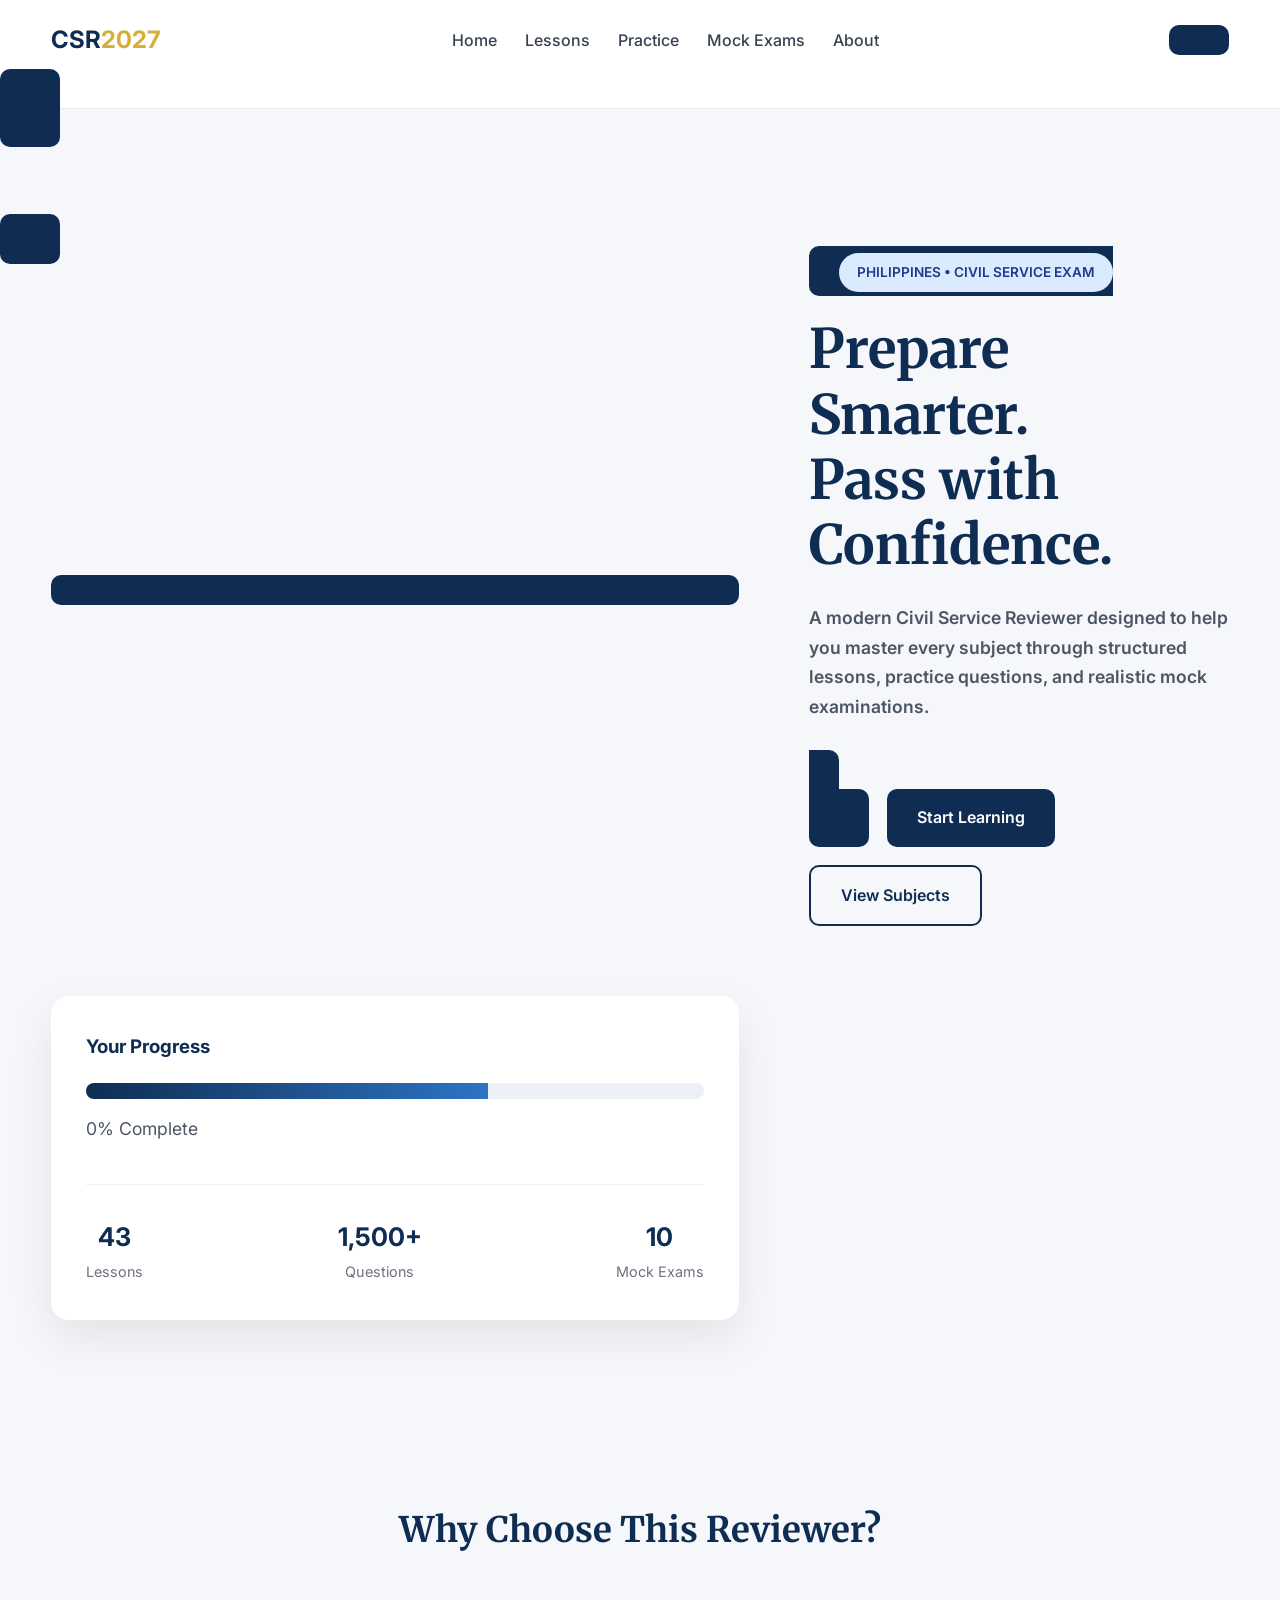
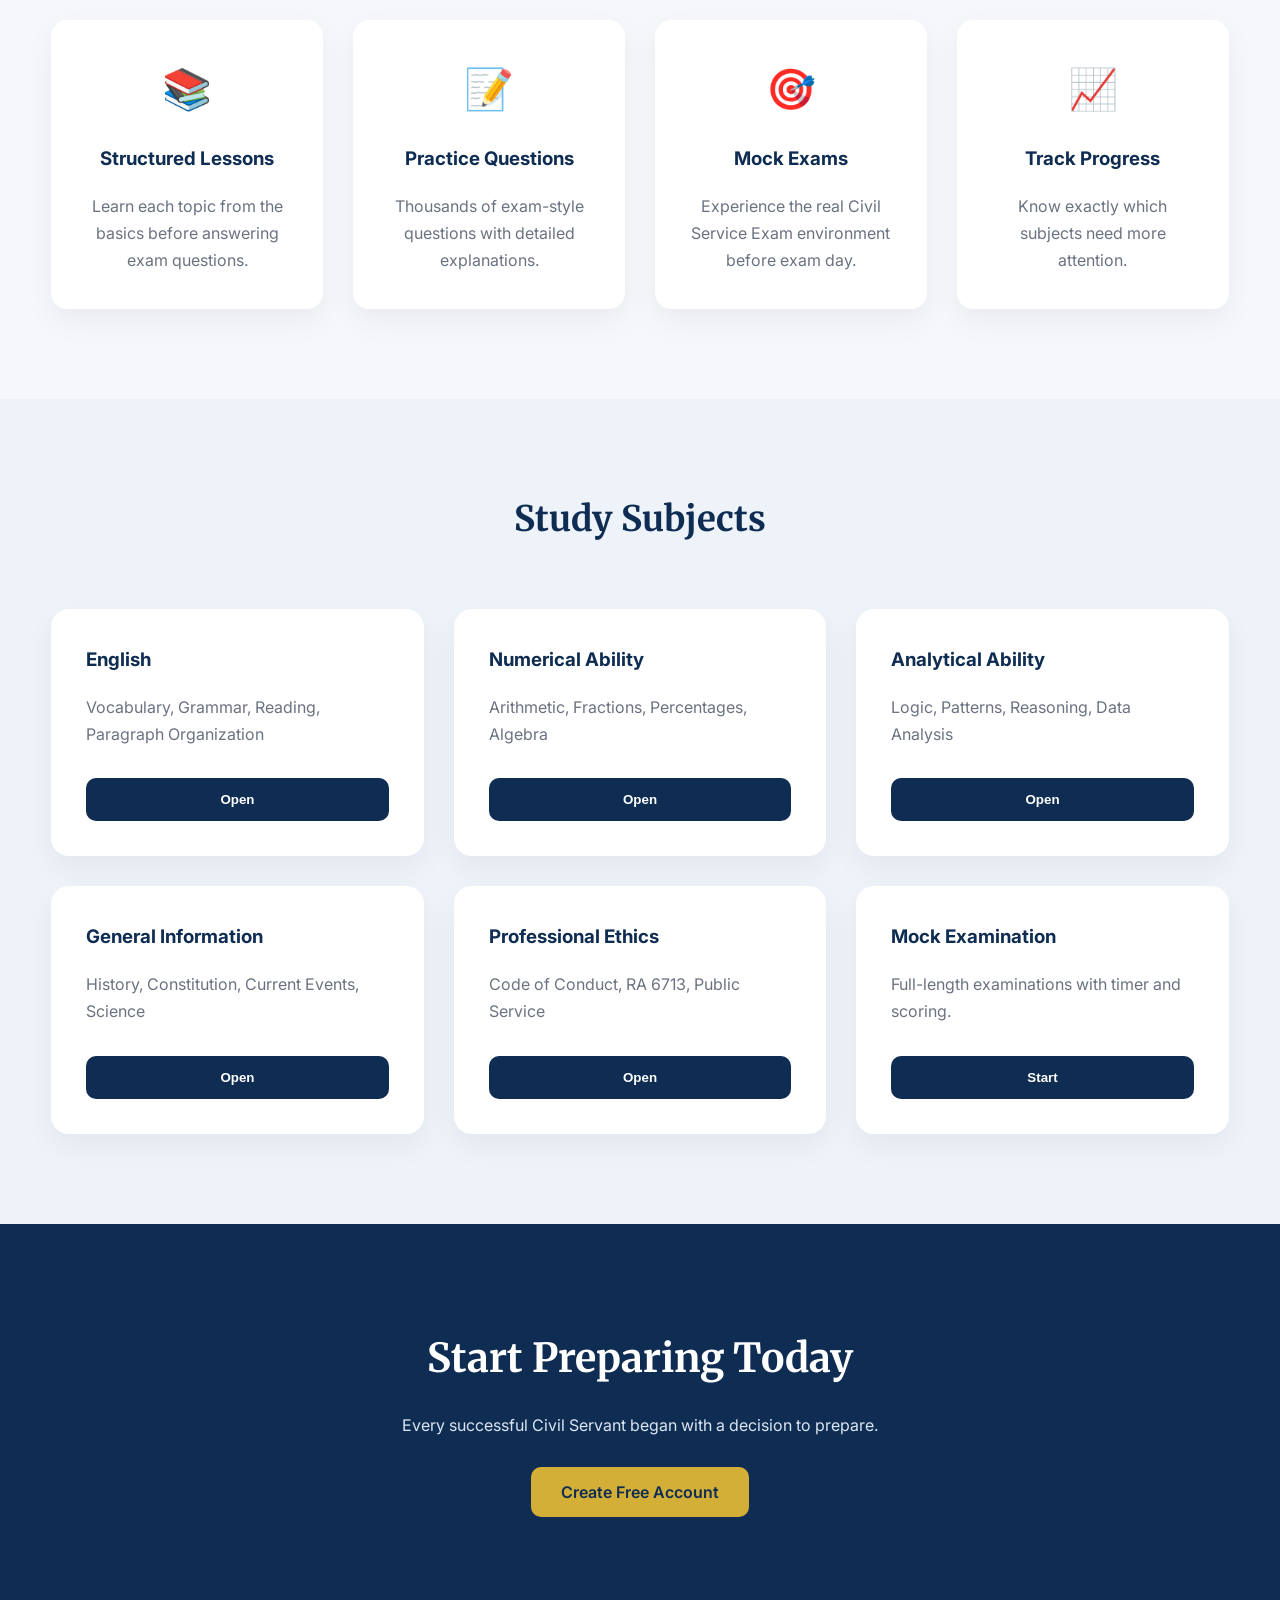
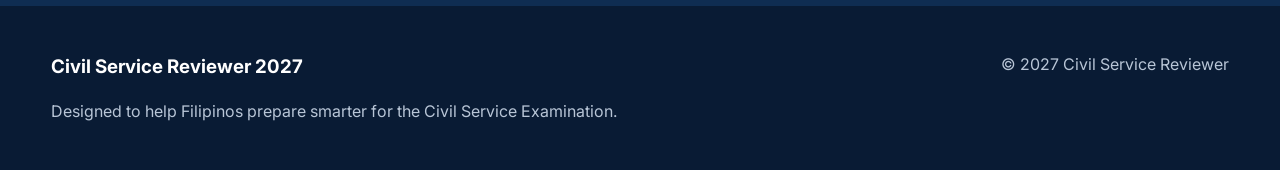
<file: index.html>
<!DOCTYPE html>
<html lang="en">
<head>

<meta charset="UTF-8">
<meta name="viewport" content="width=device-width, initial-scale=1.0">

<title>Civil Service Reviewer 2027</title>

<link rel="preconnect" href="https://fonts.googleapis.com">
<link rel="preconnect" href="https://fonts.gstatic.com" crossorigin>

<link href="https://fonts.googleapis.com/css2?family=Inter:wght@300;400;500;600;700&family=Merriweather:wght@700&display=swap" rel="stylesheet">

<link rel="stylesheet" href="css/style.css">

</head>

<body>

<header>

<div class="container nav">

<div class="logo">

CSR<span>2027</span>

</div>

<nav>

<a href="#">Home</a>
<a href="#">Lessons</a>
<a href="#">Practice</a>
<a href="#">Mock Exams</a>
<a href="#">About</a>

</nav>

<a href="lessons.html" class="primary-btn">

</div>

</header>

<section class="hero">

<div class="container hero-grid">

<div class="hero-left">

<div class="badge">

PHILIPPINES • CIVIL SERVICE EXAM

</div>

<h1>

Prepare Smarter.<br>
Pass with Confidence.

</h1>

<p>

A modern Civil Service Reviewer designed to help
you master every subject through structured lessons,
practice questions, and realistic mock examinations.

</p>

<div class="hero-buttons">

<a href="#" class="primary-btn">

Start Learning

</a>

<a href="#" class="secondary-btn">

View Subjects

</a>

</div>

</div>

<div class="hero-right">

<div class="hero-card">

<h3>Your Progress</h3>

<div class="progress">

<div class="progress-fill"></div>

</div>

<p>

0% Complete

</p>

<hr>

<div class="stats">

<div>

<strong>43</strong>

<span>Lessons</span>

</div>

<div>

<strong>1,500+</strong>

<span>Questions</span>

</div>

<div>

<strong>10</strong>

<span>Mock Exams</span>

</div>

</div>

</div>

</div>

</div>

</section>

<section class="features">

<div class="container">

<h2>

Why Choose This Reviewer?

</h2>

<div class="cards">

<div class="card">

<div class="icon">

📚

</div>

<h3>

Structured Lessons

</h3>

<p>

Learn each topic from the basics before answering
exam questions.

</p>

</div>

<div class="card">

<div class="icon">

📝

</div>

<h3>

Practice Questions

</h3>

<p>

Thousands of exam-style questions with detailed
explanations.

</p>

</div>

<div class="card">

<div class="icon">

🎯

</div>

<h3>

Mock Exams

</h3>

<p>

Experience the real Civil Service Exam environment
before exam day.

</p>

</div>

<div class="card">

<div class="icon">

📈

</div>

<h3>

Track Progress

</h3>

<p>

Know exactly which subjects need more attention.

</p>

</div>

</div>

</div>

</section>

<section class="subjects">

<div class="container">

<h2>

Study Subjects

</h2>

<div class="subject-grid">

<div class="subject-card">

<h3>English</h3>

<p>

Vocabulary, Grammar, Reading,
Paragraph Organization

</p>

<button>

Open

</button>

</div>

<div class="subject-card">

<h3>Numerical Ability</h3>

<p>

Arithmetic, Fractions,
Percentages, Algebra

</p>

<button>

Open

</button>

</div>

<div class="subject-card">

<h3>Analytical Ability</h3>

<p>

Logic, Patterns,
Reasoning, Data Analysis

</p>

<button>

Open

</button>

</div>

<div class="subject-card">

<h3>General Information</h3>

<p>

History, Constitution,
Current Events, Science

</p>

<button>

Open

</button>

</div>

<div class="subject-card">

<h3>Professional Ethics</h3>

<p>

Code of Conduct,
RA 6713,
Public Service

</p>

<button>

Open

</button>

</div>

<div class="subject-card">

<h3>Mock Examination</h3>

<p>

Full-length examinations with
timer and scoring.

</p>

<button>

Start

</button>

</div>

</div>

</div>

</section>

<section class="cta">

<div class="container">

<h2>

Start Preparing Today

</h2>

<p>

Every successful Civil Servant began with a decision
to prepare.

</p>

<a href="#" class="primary-btn">

Create Free Account

</a>

</div>

</section>

<footer>

<div class="container footer">

<div>

<h3>

Civil Service Reviewer 2027

</h3>

<p>

Designed to help Filipinos prepare smarter for the
Civil Service Examination.

</p>

</div>

<div>

<p>

© 2027 Civil Service Reviewer

</p>

</div>

</div>

</footer>

<script src="js/app.js"></script>

</body>

</html>
</file>
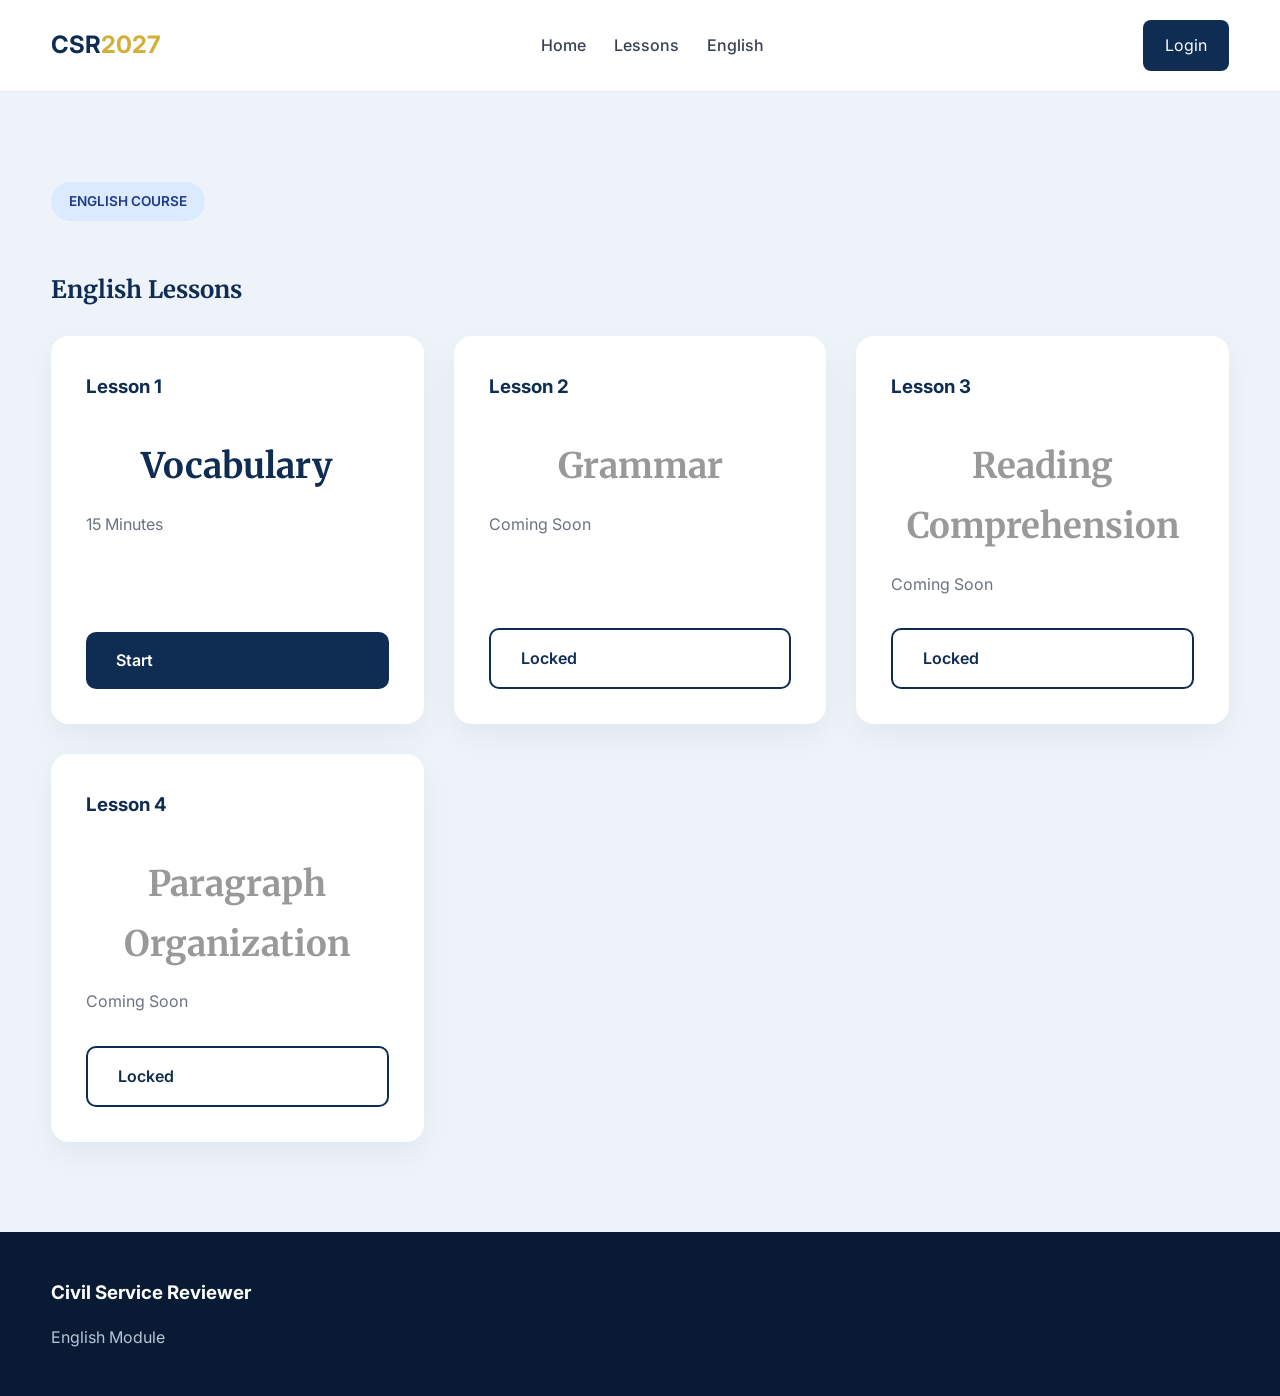
<file: lessons/english/index.html>
<!DOCTYPE html>
<html lang="en">

<head>

<meta charset="UTF-8">
<meta name="viewport" content="width=device-width, initial-scale=1.0">

<title>English Course</title>

<link rel="preconnect" href="https://fonts.googleapis.com">
<link rel="preconnect" href="https://fonts.gstatic.com" crossorigin>

<link href="https://fonts.googleapis.com/css2?family=Inter:wght@300;400;500;600;700&family=Merriweather:wght@700&display=swap" rel="stylesheet">

<link rel="stylesheet" href="../../css/style.css">

</head>

<body>

<header>

<div class="container nav">

<div class="logo">
CSR<span>2027</span>
</div>

<nav>

<a href="../../index.html">Home</a>
<a href="../../lessons.html">Lessons</a>
<a href="index.html">English</a>

</nav>

<a href="#" class="login-btn">Login</a>

</div>

</header>

<section class="subjects">

<div class="container">

<div class="badge">

ENGLISH COURSE

</div>

<h1 style="font-family:Merriweather,serif;color:#0F2D52;margin:25px 0;">

English Lessons

</h1>

<div class="subject-grid">

<div class="subject-card">

<h3>Lesson 1</h3>

<h2 style="margin:15px 0;color:#0F2D52;">

Vocabulary

</h2>

<p>

15 Minutes

</p>

<a class="primary-btn" href="vocabulary.html">

Start

</a>

</div>

<div class="subject-card">

<h3>Lesson 2</h3>

<h2 style="margin:15px 0;color:#999;">

Grammar

</h2>

<p>

Coming Soon

</p>

<a class="secondary-btn" href="#">

Locked

</a>

</div>

<div class="subject-card">

<h3>Lesson 3</h3>

<h2 style="margin:15px 0;color:#999;">

Reading Comprehension

</h2>

<p>

Coming Soon

</p>

<a class="secondary-btn" href="#">

Locked

</a>

</div>

<div class="subject-card">

<h3>Lesson 4</h3>

<h2 style="margin:15px 0;color:#999;">

Paragraph Organization

</h2>

<p>

Coming Soon

</p>

<a class="secondary-btn" href="#">

Locked

</a>

</div>

</div>

</div>

</section>

<footer>

<div class="container footer">

<div>

<h3>

Civil Service Reviewer

</h3>

<p>

English Module

</p>

</div>

</div>

</footer>

<script src="../../js/app.js"></script>

</body>

</html>
</file>
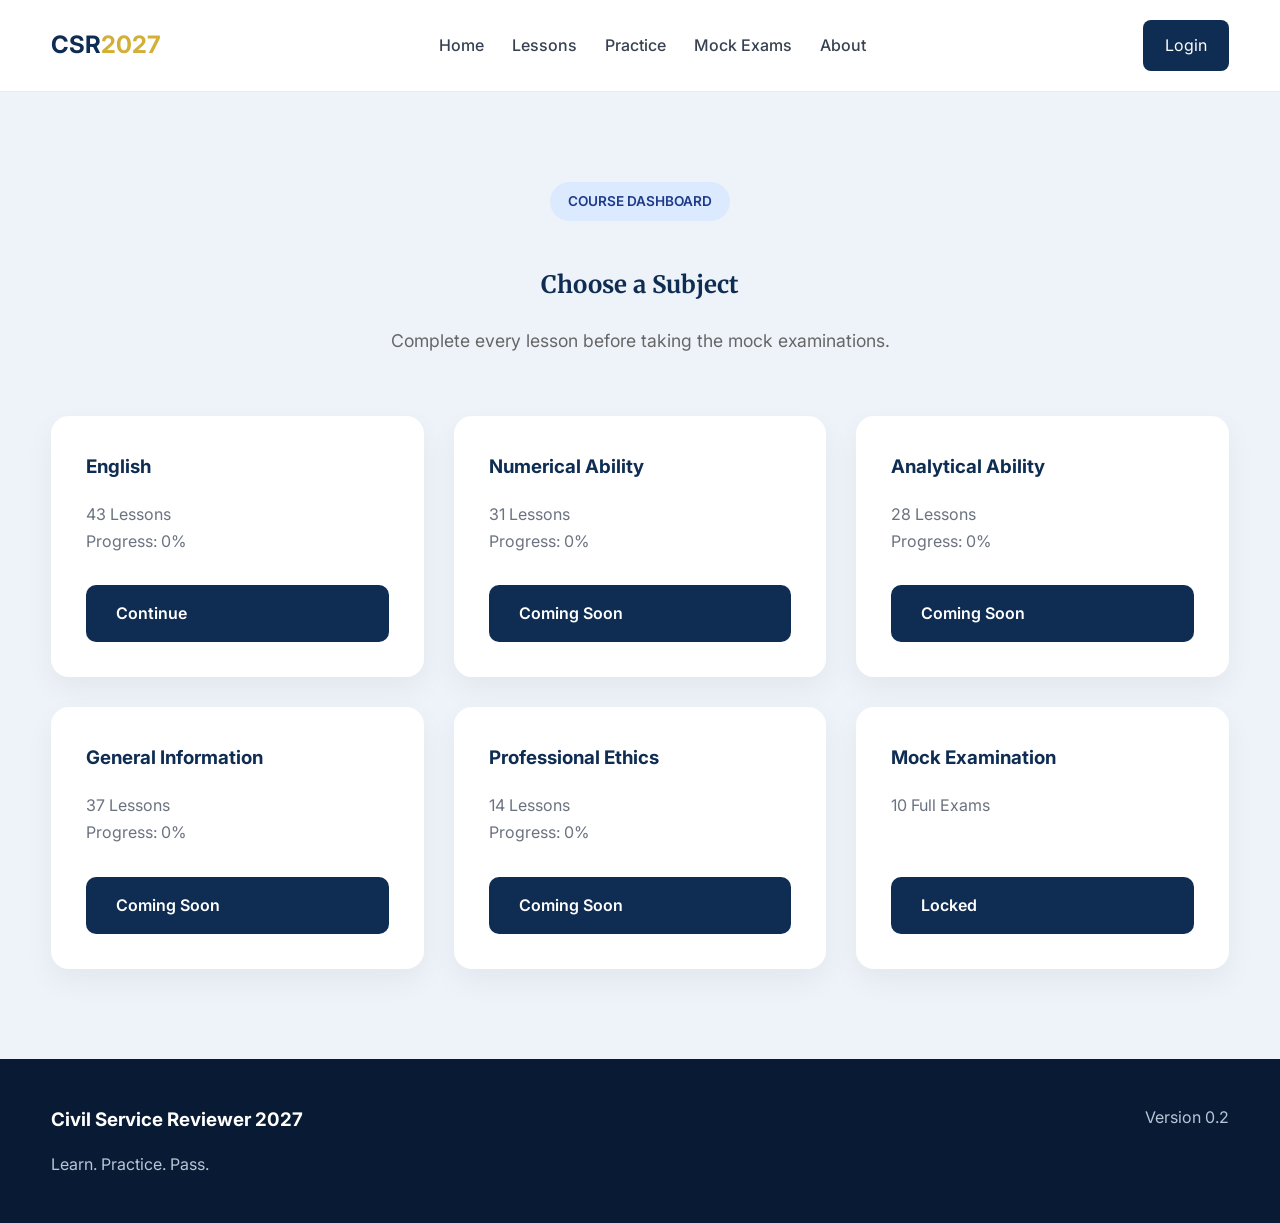
<file: lessons.html>
<!DOCTYPE html>
<html lang="en">

<head>

<meta charset="UTF-8">
<meta name="viewport" content="width=device-width, initial-scale=1.0">

<title>Lessons | Civil Service Reviewer</title>

<link rel="preconnect" href="https://fonts.googleapis.com">
<link rel="preconnect" href="https://fonts.gstatic.com" crossorigin>

<link href="https://fonts.googleapis.com/css2?family=Inter:wght@300;400;500;600;700&family=Merriweather:wght@700&display=swap" rel="stylesheet">

<link rel="stylesheet" href="css/style.css">

</head>

<body>

<header>

<div class="container nav">

<div class="logo">

CSR<span>2027</span>

</div>

<nav>

<a href="index.html">Home</a>
<a href="lessons.html">Lessons</a>
<a href="#">Practice</a>
<a href="#">Mock Exams</a>
<a href="#">About</a>

</nav>

<a href="#" class="login-btn">Login</a>

</div>

</header>

<section class="subjects">

<div class="container">

<div style="text-align:center;margin-bottom:60px;">

<div class="badge">

COURSE DASHBOARD

</div>

<h1 style="font-family:Merriweather,serif;color:#0F2D52;margin-top:20px;">

Choose a Subject

</h1>

<p style="margin-top:20px;color:#666;font-size:1.1rem;">

Complete every lesson before taking the mock examinations.

</p>

</div>

<div class="subject-grid">

<div class="subject-card">

<h3>English</h3>

<p>

43 Lessons<br>

Progress: 0%

</p>

<a class="primary-btn" href="lessons/english/index.html">

Continue

</a>

</div>

<div class="subject-card">

<h3>Numerical Ability</h3>

<p>

31 Lessons<br>

Progress: 0%

</p>

<a class="primary-btn" href="#">

Coming Soon

</a>

</div>

<div class="subject-card">

<h3>Analytical Ability</h3>

<p>

28 Lessons<br>

Progress: 0%

</p>

<a class="primary-btn" href="#">

Coming Soon

</a>

</div>

<div class="subject-card">

<h3>General Information</h3>

<p>

37 Lessons<br>

Progress: 0%

</p>

<a class="primary-btn" href="#">

Coming Soon

</a>

</div>

<div class="subject-card">

<h3>Professional Ethics</h3>

<p>

14 Lessons<br>

Progress: 0%

</p>

<a class="primary-btn" href="#">

Coming Soon

</a>

</div>

<div class="subject-card">

<h3>Mock Examination</h3>

<p>

10 Full Exams

</p>

<a class="primary-btn" href="#">

Locked

</a>

</div>

</div>

</div>

</section>

<footer>

<div class="container footer">

<div>

<h3>

Civil Service Reviewer 2027

</h3>

<p>

Learn. Practice. Pass.

</p>

</div>

<div>

<p>

Version 0.2

</p>

</div>

</div>

</footer>

<script src="js/app.js"></script>

</body>

</html>
</file>
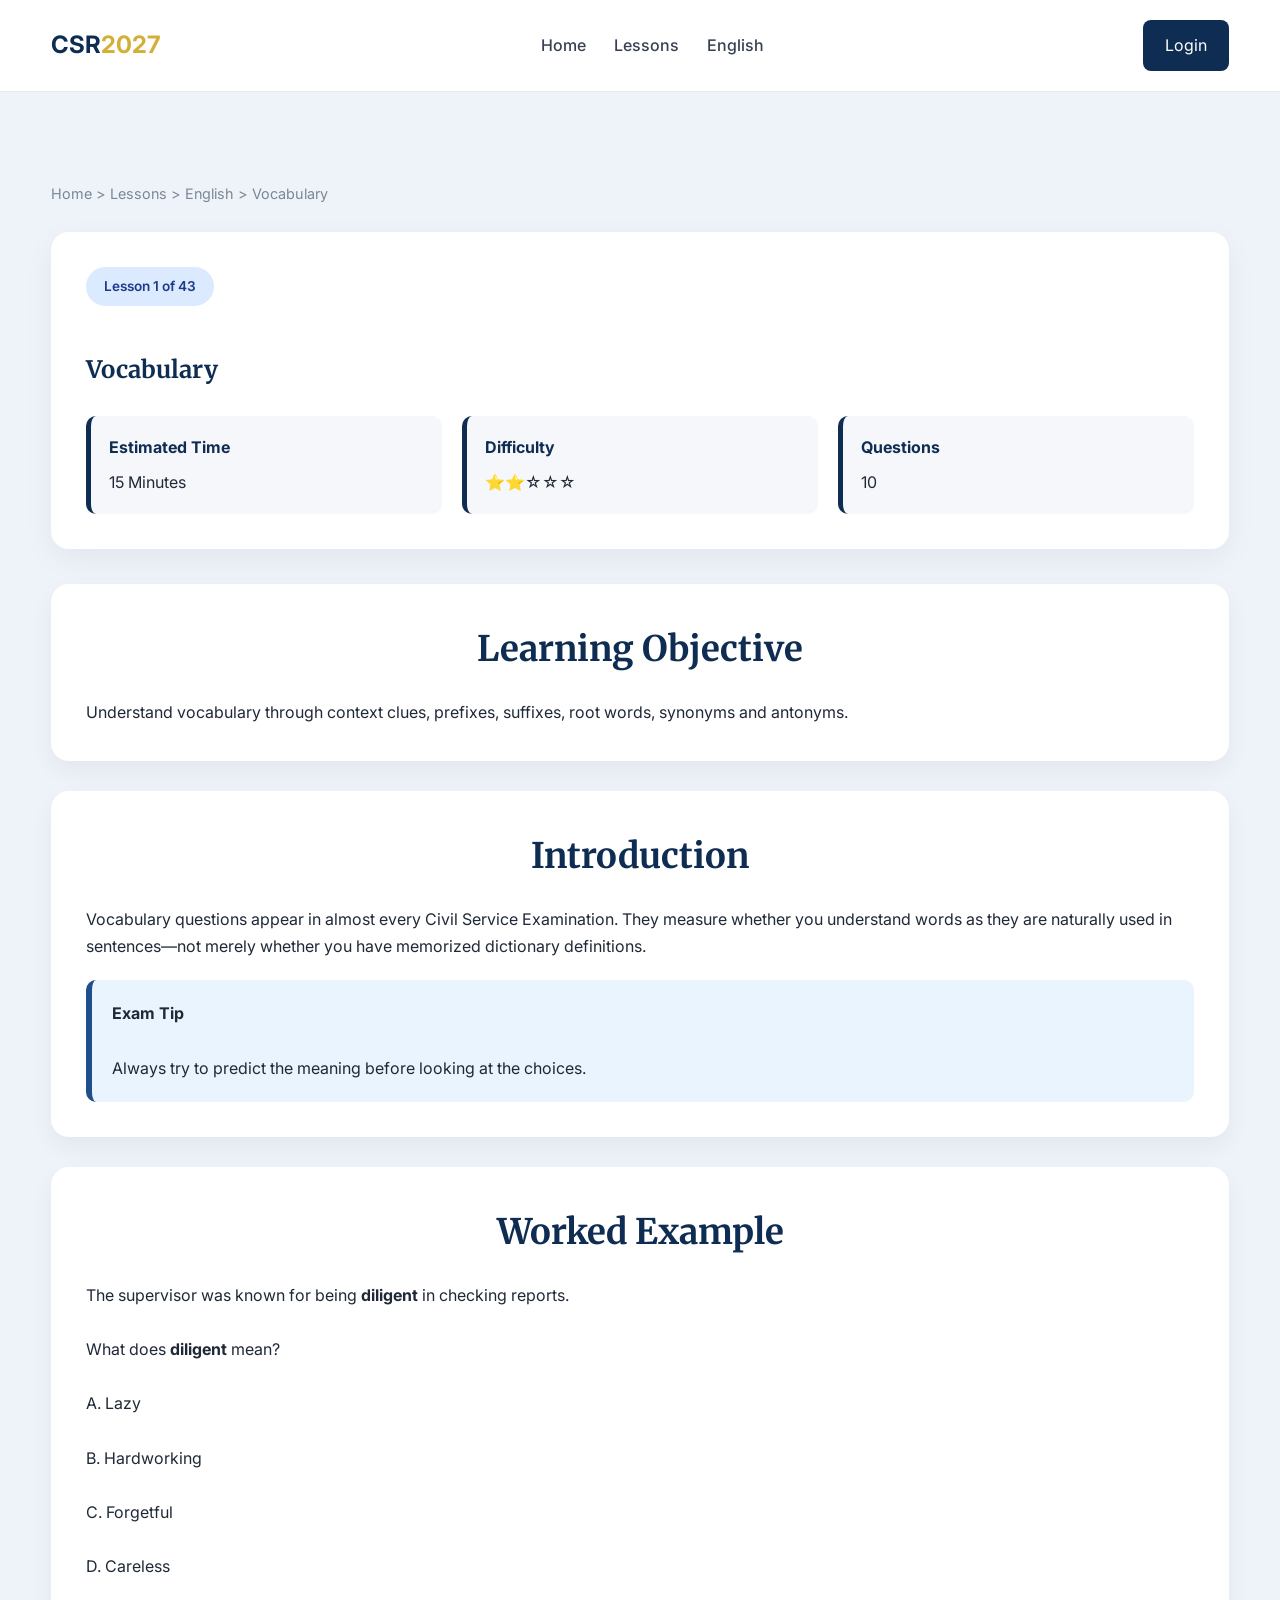
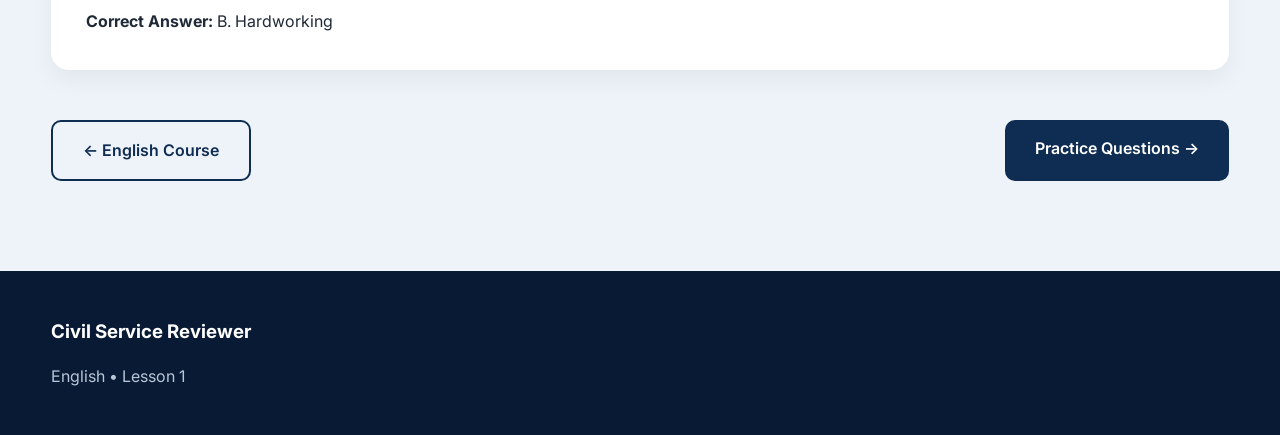
<file: lessons/english/vocabulary.html>
<!DOCTYPE html>
<html lang="en">

<head>

<meta charset="UTF-8">
<meta name="viewport" content="width=device-width, initial-scale=1.0">

<title>Lesson 1 | Vocabulary</title>

<link rel="preconnect" href="https://fonts.googleapis.com">
<link rel="preconnect" href="https://fonts.gstatic.com" crossorigin>

<link href="https://fonts.googleapis.com/css2?family=Inter:wght@300;400;500;600;700&family=Merriweather:wght@700&display=swap" rel="stylesheet">

<link rel="stylesheet" href="../../css/style.css">

</head>

<body>

<header>

<div class="container nav">

<div class="logo">

CSR<span>2027</span>

</div>

<nav>

<a href="../../index.html">Home</a>

<a href="../../lessons.html">Lessons</a>

<a href="index.html">English</a>

</nav>

<a href="#" class="login-btn">

Login

</a>

</div>

</header>

<section class="subjects">

<div class="container">

<div class="breadcrumb">

Home > Lessons > English > Vocabulary

</div>

<div class="lesson-header">

<div class="badge">

Lesson 1 of 43

</div>

<h1 style="font-family:Merriweather,serif;color:#0F2D52;margin-top:20px;">

Vocabulary

</h1>

<div class="lesson-meta">

<div class="meta-box">

<h4>Estimated Time</h4>

15 Minutes

</div>

<div class="meta-box">

<h4>Difficulty</h4>

⭐⭐☆☆☆

</div>

<div class="meta-box">

<h4>Questions</h4>

10

</div>

</div>

</div>

<div class="lesson-section">

<h2>

Learning Objective

</h2>

<p>

Understand vocabulary through context clues, prefixes, suffixes, root words, synonyms and antonyms.

</p>

</div>

<div class="lesson-section">

<h2>

Introduction

</h2>

<p>

Vocabulary questions appear in almost every Civil Service Examination. They measure whether you understand words as they are naturally used in sentences—not merely whether you have memorized dictionary definitions.

</p>

<div class="callout">

<strong>Exam Tip</strong><br><br>

Always try to predict the meaning before looking at the choices.

</div>

</div>

<div class="lesson-section">

<h2>

Worked Example

</h2>

<p>

The supervisor was known for being <b>diligent</b> in checking reports.

</p>

<br>

<p>

What does <b>diligent</b> mean?

</p>

<br>

A. Lazy<br><br>

B. Hardworking<br><br>

C. Forgetful<br><br>

D. Careless

<br><br>

<strong>Correct Answer:</strong>

B. Hardworking

</div>

<div class="lesson-navigation">

<a href="index.html" class="secondary-btn">

← English Course

</a>

<a href="#" class="primary-btn">

Practice Questions →

</a>

</div>

</div>

</section>

<footer>

<div class="container footer">

<div>

<h3>

Civil Service Reviewer

</h3>

<p>

English • Lesson 1

</p>

</div>

</div>

</footer>

<script src="../../js/app.js"></script>

</body>

</html>
</file>
<file: css/style.css>
/* ===================================================
   CIVIL SERVICE REVIEWER 2027
   Version 0.1
=================================================== */

*{
    margin:0;
    padding:0;
    box-sizing:border-box;
}

html{
    scroll-behavior:smooth;
}

body{

    font-family:'Inter',sans-serif;
    background:#f5f7fb;
    color:#1f2937;
    line-height:1.7;

}

.container{

    width:min(1180px,92%);
    margin:auto;

}

/* ==========================
        HEADER
========================== */

header{

    position:sticky;
    top:0;

    background:#ffffff;

    z-index:999;

    border-bottom:1px solid #e6eaf1;

}

.nav{

    display:flex;

    justify-content:space-between;

    align-items:center;

    padding:20px 0;

}

.logo{

    font-size:1.5rem;

    font-weight:700;

    color:#0F2D52;

}

.logo span{

    color:#D4AF37;

}

nav{

    display:flex;

    gap:28px;

}

nav a{

    color:#374151;

    text-decoration:none;

    font-weight:500;

    transition:.3s;

}

nav a:hover{

    color:#0F2D52;

}

.login-btn{

    background:#0F2D52;

    color:white;

    text-decoration:none;

    padding:12px 22px;

    border-radius:8px;

    transition:.3s;

}

.login-btn:hover{

    background:#19477d;

}

/* ==========================
        HERO
========================== */

.hero{

    padding:90px 0;

}

.hero-grid{

    display:grid;

    grid-template-columns:1fr 420px;

    gap:70px;

    align-items:center;

}

.badge{

    display:inline-block;

    background:#dbeafe;

    color:#1e3a8a;

    padding:8px 18px;

    border-radius:999px;

    font-size:.85rem;

    font-weight:600;

    margin-bottom:24px;

}

.hero h1{

    font-family:'Merriweather',serif;

    font-size:3.4rem;

    color:#0F2D52;

    line-height:1.2;

    margin-bottom:25px;

}

.hero p{

    font-size:1.1rem;

    color:#4b5563;

    margin-bottom:40px;

}

/* ==========================
        BUTTONS
========================== */

.hero-buttons{

    display:flex;

    gap:18px;

    flex-wrap:wrap;

}

.primary-btn{

    background:#0F2D52;

    color:white;

    text-decoration:none;

    padding:15px 30px;

    border-radius:10px;

    font-weight:600;

    transition:.3s;

}

.primary-btn:hover{

    background:#1a4d86;

    transform:translateY(-2px);

}

.secondary-btn{

    text-decoration:none;

    color:#0F2D52;

    border:2px solid #0F2D52;

    padding:15px 30px;

    border-radius:10px;

    font-weight:600;

    transition:.3s;

}

.secondary-btn:hover{

    background:#0F2D52;

    color:white;

}

/* ==========================
        HERO CARD
========================== */

.hero-card{

    background:white;

    border-radius:18px;

    padding:35px;

    box-shadow:0 18px 45px rgba(0,0,0,.08);

}

.hero-card h3{

    color:#0F2D52;

    margin-bottom:20px;

}

.progress{

    width:100%;

    height:16px;

    background:#edf1f7;

    border-radius:999px;

    overflow:hidden;

    margin-bottom:15px;

}

.progress-fill{

    width:0%;

    height:100%;

    background:linear-gradient(90deg,#0F2D52,#2d74c4);

}

.hero-card hr{

    margin:30px 0;

    border:none;

    border-top:1px solid #edf1f7;

}

.stats{

    display:flex;

    justify-content:space-between;

    text-align:center;

}

.stats strong{

    display:block;

    color:#0F2D52;

    font-size:1.6rem;

}

.stats span{

    color:#6b7280;

    font-size:.9rem;

}

/* ==========================
        FEATURES
========================== */

.features{

    padding:90px 0;

}

.features h2{

    text-align:center;

    font-family:'Merriweather',serif;

    color:#0F2D52;

    font-size:2.2rem;

    margin-bottom:60px;

}

.cards{

    display:grid;

    grid-template-columns:repeat(auto-fit,minmax(250px,1fr));

    gap:30px;

}

.card{

    background:white;

    border-radius:16px;

    padding:35px;

    text-align:center;

    transition:.35s;

    box-shadow:0 12px 30px rgba(0,0,0,.05);

}

.card:hover{

    transform:translateY(-8px);

}

.icon{

    font-size:2.5rem;

    margin-bottom:20px;

}

.card h3{

    color:#0F2D52;

    margin-bottom:18px;

}

.card p{

    color:#6b7280;

}
/* ==========================
        SUBJECTS
========================== */

.subjects{

    padding:90px 0;

    background:#eef3fa;

}

.subjects h2{

    text-align:center;

    font-family:'Merriweather',serif;

    color:#0F2D52;

    font-size:2.2rem;

    margin-bottom:60px;

}

.subject-grid{

    display:grid;

    grid-template-columns:repeat(auto-fit,minmax(280px,1fr));

    gap:30px;

}

.subject-card{

    background:#ffffff;

    border-radius:18px;

    padding:35px;

    box-shadow:0 12px 30px rgba(0,0,0,.05);

    transition:.35s;

    display:flex;

    flex-direction:column;

}

.subject-card:hover{

    transform:translateY(-8px);

}

.subject-card h3{

    color:#0F2D52;

    margin-bottom:18px;

}

.subject-card p{

    color:#6b7280;

    margin-bottom:30px;

    flex:1;

}

.subject-card button{

    border:none;

    cursor:pointer;

    background:#0F2D52;

    color:white;

    padding:14px;

    border-radius:10px;

    font-weight:600;

    transition:.3s;

}

.subject-card button:hover{

    background:#1e4f8a;

}

/* ==========================
        CTA
========================== */

.cta{

    padding:100px 0;

    text-align:center;

    background:#0F2D52;

    color:white;

}

.cta h2{

    font-family:'Merriweather',serif;

    font-size:2.5rem;

    margin-bottom:20px;

}

.cta p{

    max-width:700px;

    margin:auto;

    margin-bottom:40px;

    color:#dbe6f3;

}

.cta .primary-btn{

    background:#D4AF37;

    color:#0F2D52;

}

.cta .primary-btn:hover{

    background:#f0c958;

}

/* ==========================
        FOOTER
========================== */

footer{

    background:#091b34;

    color:white;

    padding:45px 0;

}

.footer{

    display:flex;

    justify-content:space-between;

    gap:40px;

    flex-wrap:wrap;

}

.footer h3{

    margin-bottom:15px;

}

.footer p{

    color:#b8c5d6;

}

/* ==========================
        ANIMATION
========================== */

.card,
.subject-card,
.hero-card{

    animation:fadeUp .8s ease;

}

@keyframes fadeUp{

    from{

        opacity:0;

        transform:translateY(25px);

    }

    to{

        opacity:1;

        transform:translateY(0);

    }

}

/* ==========================
        MOBILE
========================== */

@media(max-width:980px){

.hero-grid{

grid-template-columns:1fr;

gap:50px;

}

.hero{

text-align:center;

}

.hero-buttons{

justify-content:center;

}

nav{

display:none;

}

.footer{

flex-direction:column;

text-align:center;

}

}

@media(max-width:700px){

.hero h1{

font-size:2.3rem;

}

.features,
.subjects,
.cta{

padding:70px 0;

}

.stats{

flex-direction:column;

gap:20px;

}

}
/* =====================================================
   LESSON COMPONENTS
===================================================== */

.breadcrumb{

    color:#7b8794;

    font-size:.9rem;

    margin-bottom:25px;

}

.lesson-header{

    background:white;

    padding:35px;

    border-radius:18px;

    box-shadow:0 10px 30px rgba(0,0,0,.05);

    margin-bottom:35px;

}

.lesson-meta{

    display:flex;

    gap:20px;

    flex-wrap:wrap;

    margin-top:25px;

}

.meta-box{

    flex:1;

    min-width:180px;

    background:#f5f7fb;

    border-left:5px solid #0F2D52;

    border-radius:10px;

    padding:18px;

}

.meta-box h4{

    color:#0F2D52;

    margin-bottom:8px;

}

.lesson-section{

    background:white;

    border-radius:18px;

    padding:35px;

    margin-bottom:30px;

    box-shadow:0 10px 25px rgba(0,0,0,.05);

}

.lesson-section h2{

    color:#0F2D52;

    margin-bottom:20px;

}

.lesson-navigation{

    display:flex;

    justify-content:space-between;

    gap:20px;

    margin-top:50px;

    flex-wrap:wrap;

}

.callout{

    background:#eaf4ff;

    border-left:6px solid #1E4F8A;

    padding:20px;

    border-radius:10px;

    margin-top:20px;

}
</file>
